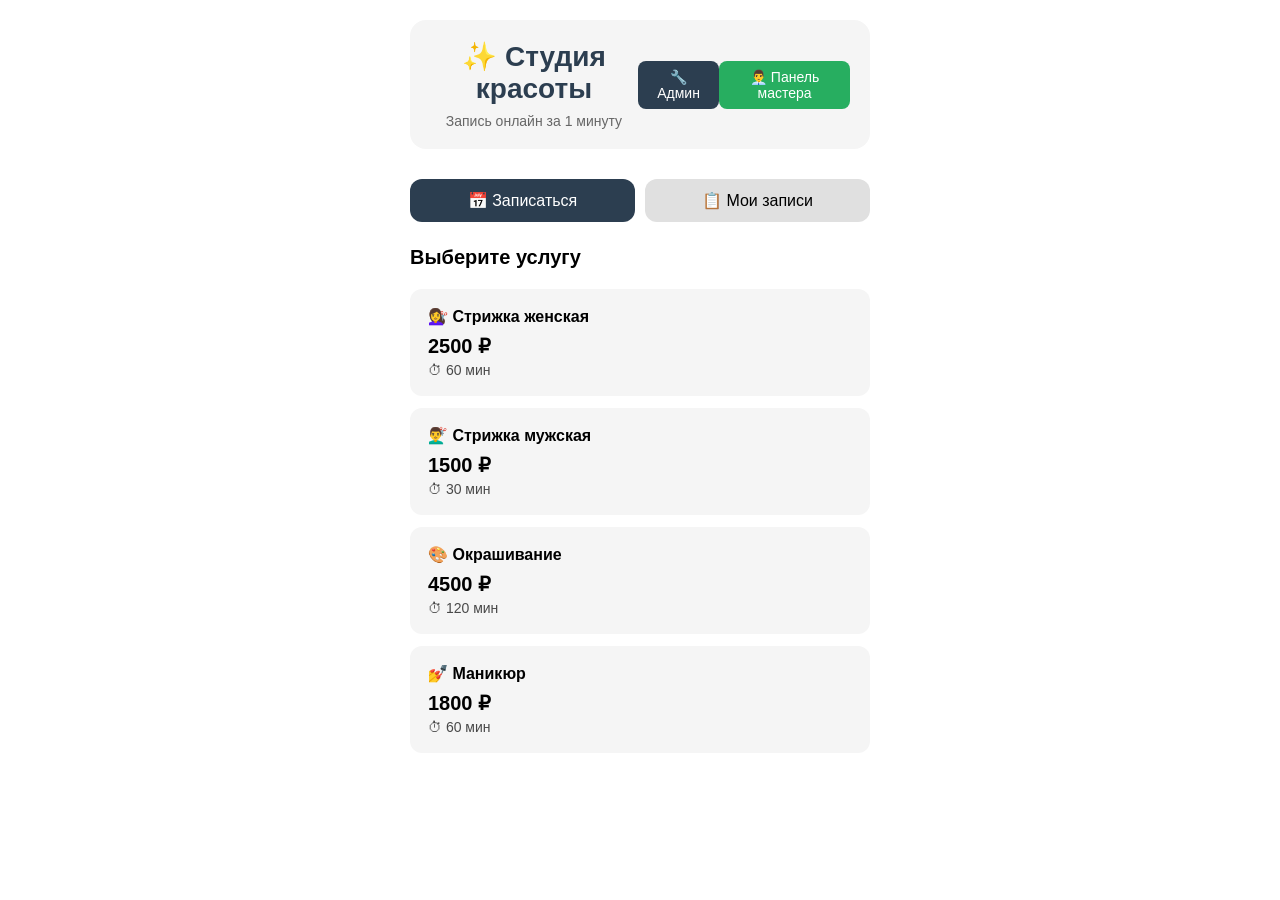
<file: index.html>
<!DOCTYPE html>
<html lang="ru">
<head>
    <meta charset="UTF-8">
    <meta name="viewport" content="width=device-width, initial-scale=1.0, viewport-fit=cover">
    <title>Beauty Studio - Запись онлайн</title>
    <link rel="stylesheet" href="css/style.css">
    <script src="https://telegram.org/js/telegram-web-app.js"></script>
</head>
<body>
    <div class="app">
        <!-- Шапка -->
                <div class="header">
            <div style="display: flex; justify-content: space-between; align-items: center;">
                <div>
                    <h1>✨ Студия красоты</h1>
                    <p class="subtitle">Запись онлайн за 1 минуту</p>
                </div>
                <a href="admin.html" class="admin-link" style="
                    background: #2c3e50;
                    color: white;
                    padding: 8px 16px;
                    border-radius: 8px;
                    text-decoration: none;
                    font-size: 14px;
                ">
                    🔧 Админ
                </a>
                            <a href="master.html" class="master-link" style="
                background: #27ae60;
                color: white;
                padding: 8px 16px;
                border-radius: 8px;
                text-decoration: none;
                font-size: 14px;
            ">👨‍💼 Панель мастера</a>
            </div>
        </div>

        <!-- Вкладки -->
        <div class="tabs">
            <button class="tab active" data-tab="booking">📅 Записаться</button>
            <button class="tab" data-tab="my">📋 Мои записи</button>
        </div>

        <!-- Страница записи -->
        <div id="booking-page" class="page active">
            <!-- Шаг 1: Услуги -->
            <div id="step-services" class="step">
                <h2>Выберите услугу</h2>
                <div id="services-list" class="services-grid"></div>
            </div>

            <!-- Шаг 2: Мастера -->
            <div id="step-masters" class="step hidden">
                <h2>Выберите мастера</h2>
                <button class="back-btn" data-step="services">← Назад</button>
                <div id="masters-list" class="masters-grid"></div>
            </div>

            <!-- Шаг 3: Дата и время -->
            <div id="step-datetime" class="step hidden">
                <h2>Выберите дату и время</h2>
                <button class="back-btn" data-step="masters">← Назад</button>
                <input type="date" id="date-picker" class="date-input">
                <div id="slots-container" class="slots-container hidden">
                    <h3>Свободное время</h3>
                    <div id="slots-list" class="slots-grid"></div>
                </div>
            </div>

            <!-- Шаг 4: Подтверждение -->
            <div id="step-confirm" class="step hidden">
                <h2>Подтверждение записи</h2>
                <button class="back-btn" data-step="datetime">← Назад</button>
                <div id="summary" class="summary"></div>
                <button id="confirm-btn" class="confirm-btn">✅ Подтвердить запись</button>
            </div>
        </div>

        <!-- Страница моих записей -->
        <div id="my-page" class="page">
            <h2>Мои записи</h2>
            <div id="my-bookings-list" class="bookings-list"></div>
        </div>
    </div>

    <!-- Сообщения -->
    <div id="message" class="message hidden"></div>

    <!-- Скрипты -->
    <script src="js/utils.js"></script>
    <script src="js/api.js"></script>
    <script src="js/app.js"></script>
</body>
</html>
</file>
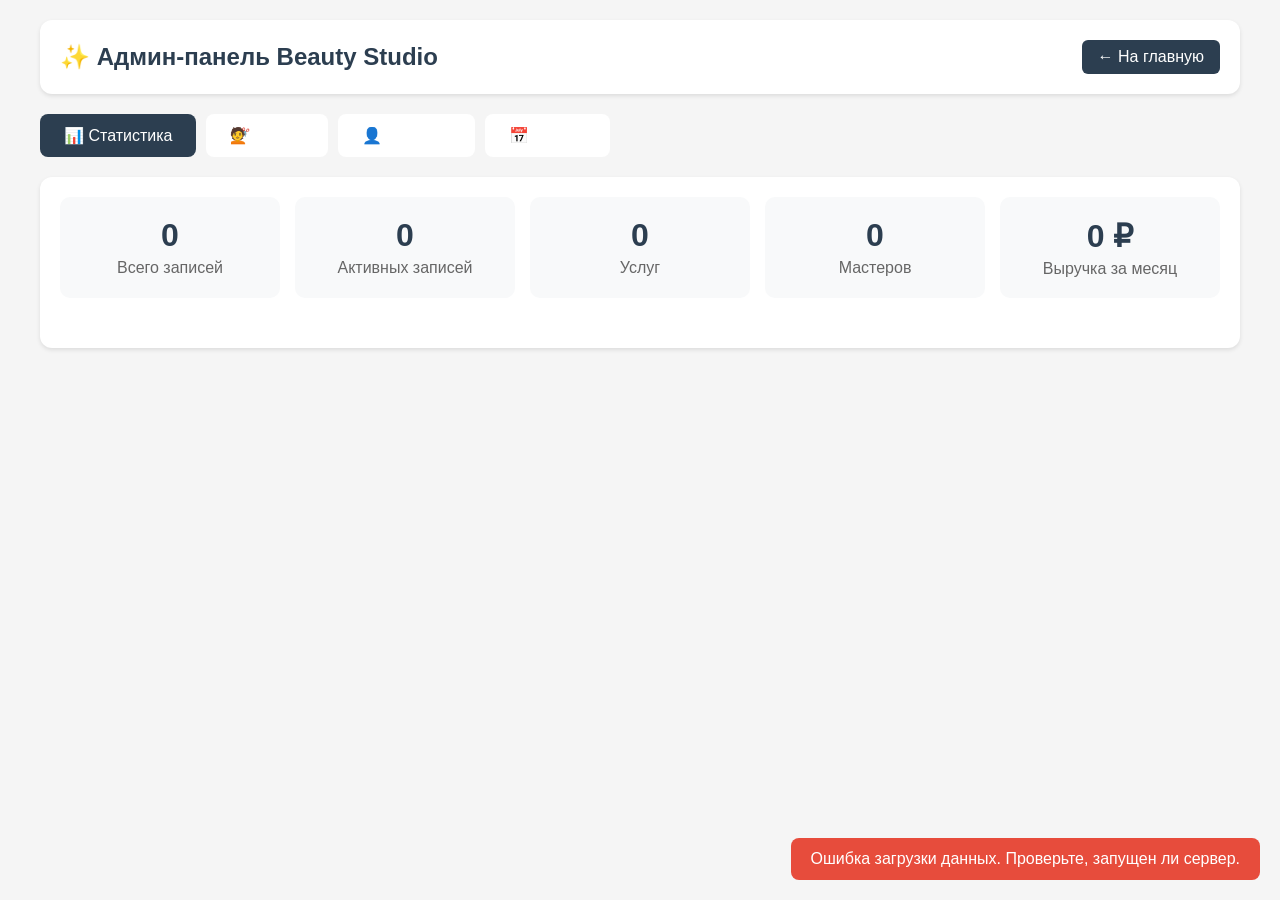
<file: admin.html>
<!DOCTYPE html>
<html lang="ru">
<head>
    <meta charset="UTF-8">
    <meta name="viewport" content="width=device-width, initial-scale=1.0">
    <title>Админ-панель - Beauty Studio</title>
    <style>
        * {
            margin: 0;
            padding: 0;
            box-sizing: border-box;
        }

        body {
            font-family: -apple-system, BlinkMacSystemFont, 'Segoe UI', Roboto, sans-serif;
            background: #f5f5f5;
            padding: 20px;
        }

        .container {
            max-width: 1200px;
            margin: 0 auto;
        }

        /* Шапка */
        .header {
            background: white;
            padding: 20px;
            border-radius: 12px;
            margin-bottom: 20px;
            box-shadow: 0 2px 4px rgba(0,0,0,0.1);
            display: flex;
            justify-content: space-between;
            align-items: center;
        }

        .header h1 {
            color: #2c3e50;
            font-size: 24px;
        }

        .logout-btn {
            background: #e74c3c;
            color: white;
            border: none;
            padding: 8px 16px;
            border-radius: 6px;
            cursor: pointer;
        }

        /* Вкладки */
        .tabs {
            display: flex;
            gap: 10px;
            margin-bottom: 20px;
        }

        .tab {
            padding: 12px 24px;
            background: white;
            border: none;
            border-radius: 8px;
            cursor: pointer;
            font-size: 16px;
            transition: all 0.3s;
        }

        .tab.active {
            background: #2c3e50;
            color: white;
        }

        /* Панели */
        .panel {
            display: none;
            background: white;
            border-radius: 12px;
            padding: 20px;
            box-shadow: 0 2px 4px rgba(0,0,0,0.1);
        }

        .panel.active {
            display: block;
        }

        /* Формы */
        .form-group {
            margin-bottom: 15px;
        }

        label {
            display: block;
            margin-bottom: 5px;
            font-weight: 500;
            color: #2c3e50;
        }

        input, select, textarea {
            width: 100%;
            padding: 10px;
            border: 1px solid #ddd;
            border-radius: 6px;
            font-size: 14px;
        }

        button {
            background: #2c3e50;
            color: white;
            border: none;
            padding: 10px 20px;
            border-radius: 6px;
            cursor: pointer;
            font-size: 14px;
        }

        button:hover {
            opacity: 0.9;
        }

        button.danger {
            background: #e74c3c;
        }

        button.success {
            background: #27ae60;
        }

        /* Таблицы */
        .table {
            width: 100%;
            border-collapse: collapse;
            margin-top: 20px;
        }

        .table th, .table td {
            padding: 12px;
            text-align: left;
            border-bottom: 1px solid #ddd;
        }

        .table th {
            background: #f8f9fa;
            font-weight: 600;
        }

        .table tr:hover {
            background: #f8f9fa;
        }

        .actions {
            display: flex;
            gap: 8px;
        }

        .edit-btn {
            background: #3498db;
            padding: 4px 8px;
            font-size: 12px;
        }

        .delete-btn {
            background: #e74c3c;
            padding: 4px 8px;
            font-size: 12px;
        }

        /* Модальное окно */
        .modal {
            display: none;
            position: fixed;
            top: 0;
            left: 0;
            width: 100%;
            height: 100%;
            background: rgba(0,0,0,0.5);
            justify-content: center;
            align-items: center;
            z-index: 1000;
        }

        .modal.active {
            display: flex;
        }

        .modal-content {
            background: white;
            padding: 24px;
            border-radius: 12px;
            width: 500px;
            max-width: 90%;
        }

        .modal-header {
            display: flex;
            justify-content: space-between;
            align-items: center;
            margin-bottom: 20px;
        }

        .close-btn {
            background: none;
            color: #999;
            font-size: 24px;
            padding: 0;
        }

        /* Сообщения */
        .message {
            position: fixed;
            bottom: 20px;
            right: 20px;
            padding: 12px 20px;
            border-radius: 8px;
            color: white;
            z-index: 1001;
            animation: slideIn 0.3s ease;
        }

        .message.success {
            background: #27ae60;
        }

        .message.error {
            background: #e74c3c;
        }

        @keyframes slideIn {
            from {
                transform: translateX(100%);
                opacity: 0;
            }
            to {
                transform: translateX(0);
                opacity: 1;
            }
        }

        .stats-grid {
            display: grid;
            grid-template-columns: repeat(auto-fit, minmax(200px, 1fr));
            gap: 15px;
            margin-bottom: 30px;
        }

        .stat-card {
            background: #f8f9fa;
            padding: 20px;
            border-radius: 10px;
            text-align: center;
        }

        .stat-number {
            font-size: 32px;
            font-weight: bold;
            color: #2c3e50;
        }

        .stat-label {
            color: #666;
            margin-top: 5px;
        }
    </style>
</head>
<body>
    <div class="container">
        <div class="header">
    <h1>✨ Админ-панель Beauty Studio</h1>
    <a href="index.html" style="
        background: #2c3e50;
        color: white;
        padding: 8px 16px;
        border-radius: 6px;
        text-decoration: none;
    ">← На главную</a>
</div>

        <div class="tabs">
            <button class="tab active" data-tab="stats">📊 Статистика</button>
            <button class="tab" data-tab="services">💇 Услуги</button>
            <button class="tab" data-tab="masters">👤 Мастера</button>
            <button class="tab" data-tab="bookings">📅 Записи</button>
        </div>

        <!-- Статистика -->
        <div id="stats-panel" class="panel active">
            <div class="stats-grid" id="stats-container">
                <div class="stat-card">
                    <div class="stat-number" id="total-bookings">0</div>
                    <div class="stat-label">Всего записей</div>
                </div>
                <div class="stat-card">
                    <div class="stat-number" id="active-bookings">0</div>
                    <div class="stat-label">Активных записей</div>
                </div>
                <div class="stat-card">
                    <div class="stat-number" id="total-services">0</div>
                    <div class="stat-label">Услуг</div>
                </div>
                <div class="stat-card">
                    <div class="stat-number" id="total-masters">0</div>
                    <div class="stat-label">Мастеров</div>
                </div>
                <div class="stat-card">
                    <div class="stat-number" id="monthly-revenue">0 ₽</div>
                    <div class="stat-label">Выручка за месяц</div>
                </div>
            </div>
        </div>

        <!-- Услуги -->
        <div id="services-panel" class="panel">
            <div style="margin-bottom: 20px;">
                <button class="success" onclick="openServiceModal()">+ Добавить услугу</button>
            </div>
            <table class="table">
                <thead>
                    <tr>
                        <th>ID</th>
                        <th>Название</th>
                        <th>Цена</th>
                        <th>Длительность</th>
                        <th>Статус</th>
                        <th>Действия</th>
                    </tr>
                </thead>
                <tbody id="services-list"></tbody>
            </table>
        </div>

        <!-- Мастера -->
        <div id="masters-panel" class="panel">
            <div style="margin-bottom: 20px;">
                <button class="success" onclick="openMasterModal()">+ Добавить мастера</button>
            </div>
            <table class="table">
                <thead>
                    <tr>
                        <th>ID</th>
                        <th>Имя</th>
                        <th>Специализация</th>
                        <th>Услуги</th>
                        <th>Телефон</th>
                        <th>Статус</th>
                        <th>Действия</th>
                    </tr>
                </thead>
                <tbody id="masters-list"></tbody>
            </table>
        </div>

        <!-- Записи -->
        <div id="bookings-panel" class="panel">
            <table class="table">
                <thead>
                    <tr>
                        <th>ID</th>
                        <th>Клиент</th>
                        <th>Услуга</th>
                        <th>Мастер</th>
                        <th>Дата</th>
                        <th>Время</th>
                        <th>Статус</th>
                        <th>Действия</th>
                    </tr>
                </thead>
                <tbody id="bookings-list"></tbody>
            </table>
        </div>
    </div>

    <!-- Модальное окно для услуги -->
    <div id="service-modal" class="modal">
        <div class="modal-content">
            <div class="modal-header">
                <h3 id="service-modal-title">Добавить услугу</h3>
                <button class="close-btn" onclick="closeServiceModal()">×</button>
            </div>
            <form id="service-form">
                <input type="hidden" id="service-id">
                <div class="form-group">
                    <label>Название</label>
                    <input type="text" id="service-name" required>
                </div>
                <div class="form-group">
                    <label>Цена (₽)</label>
                    <input type="number" id="service-price" required>
                </div>
                <div class="form-group">
                    <label>Длительность (мин)</label>
                    <input type="number" id="service-duration" required>
                </div>
                <div class="form-group">
                    <label>Описание</label>
                    <textarea id="service-description" rows="3"></textarea>
                </div>
                <button type="submit">Сохранить</button>
            </form>
        </div>
    </div>

    <!-- Модальное окно для мастера -->
    <div id="master-modal" class="modal">
        <div class="modal-content">
            <div class="modal-header">
                <h3 id="master-modal-title">Добавить мастера</h3>
                <button class="close-btn" onclick="closeMasterModal()">×</button>
            </div>
            <form id="master-form">
                <input type="hidden" id="master-id">
                <div class="form-group">
                    <label>Имя</label>
                    <input type="text" id="master-name" required>
                </div>
                <div class="form-group">
                    <label>Специализация</label>
                    <input type="text" id="master-specialty">
                </div>
                <div class="form-group">
                    <label>Телефон</label>
                    <input type="text" id="master-phone">
                </div>
                <div class="form-group">
                    <label>Email</label>
                    <input type="email" id="master-email">
                </div>
                <div class="form-group">
                    <label>Услуги</label>
                    <select id="master-services" multiple size="5"></select>
                    <small>Удерживайте Ctrl для выбора нескольких</small>
                </div>
                <button type="submit">Сохранить</button>
            </form>
        </div>
    </div>

    <div id="message"></div>

    <script src="js/admin-api.js"></script>
    <script src="js/admin.js"></script>
</body>
</html>
</file>
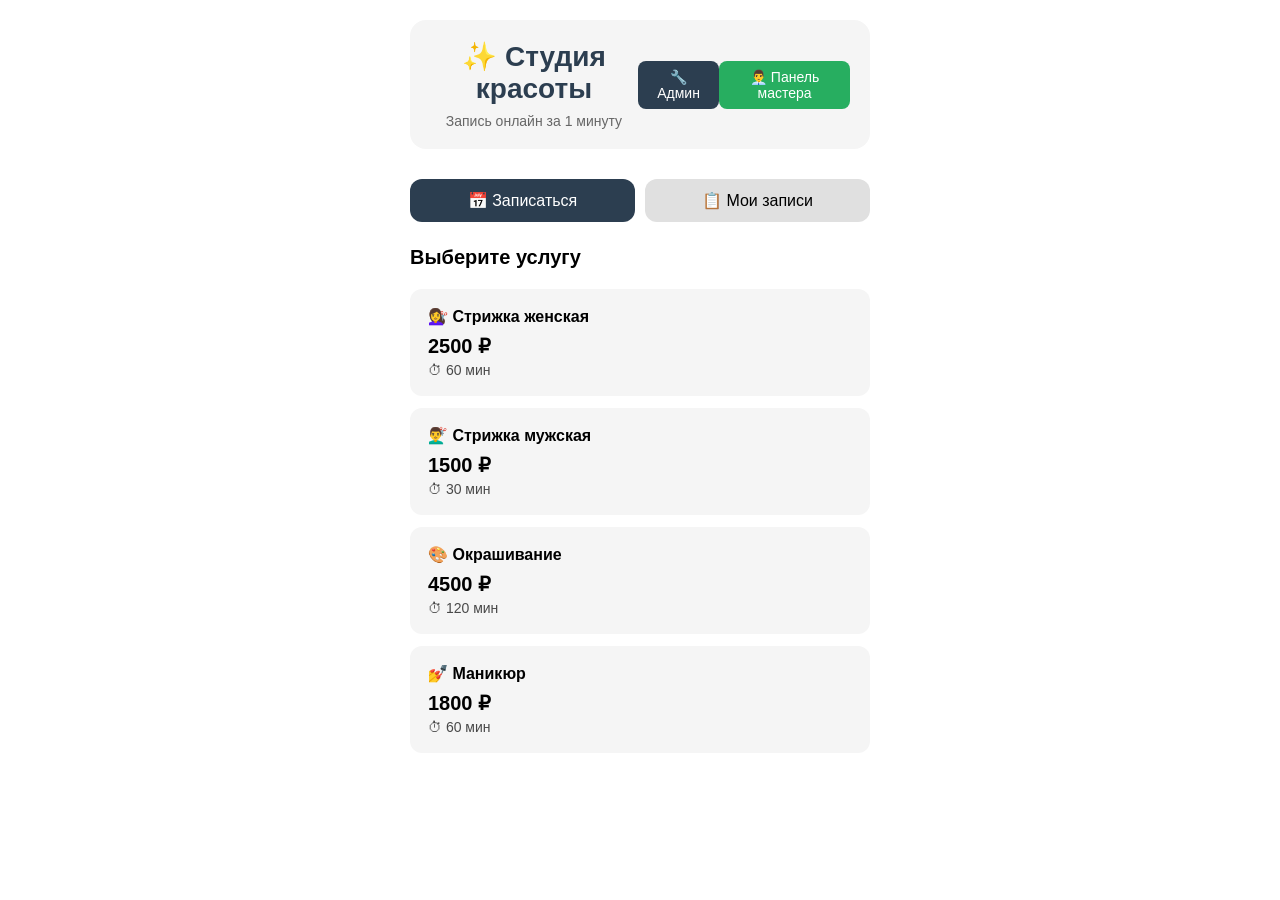
<file: master.html>
<!DOCTYPE html>
<html lang="ru">
<head>
    <meta charset="UTF-8">
    <meta name="viewport" content="width=device-width, initial-scale=1.0">
    <title>Панель мастера - Beauty Studio</title>
    <style>
        * {
            margin: 0;
            padding: 0;
            box-sizing: border-box;
        }

        body {
            font-family: -apple-system, BlinkMacSystemFont, 'Segoe UI', Roboto, sans-serif;
            background: #f5f5f5;
            padding: 20px;
        }

        .container {
            max-width: 1200px;
            margin: 0 auto;
        }

        /* Шапка */
        .header {
            background: white;
            padding: 20px;
            border-radius: 12px;
            margin-bottom: 20px;
            box-shadow: 0 2px 4px rgba(0,0,0,0.1);
            display: flex;
            justify-content: space-between;
            align-items: center;
        }

        .header h1 {
            color: #2c3e50;
            font-size: 24px;
        }

        .master-info {
            text-align: right;
        }

        .master-name {
            font-size: 18px;
            font-weight: bold;
            color: #2c3e50;
        }

        .master-specialty {
            font-size: 14px;
            color: #666;
        }

        /* Вкладки */
        .tabs {
            display: flex;
            gap: 10px;
            margin-bottom: 20px;
        }

        .tab {
            padding: 12px 24px;
            background: white;
            border: none;
            border-radius: 8px;
            cursor: pointer;
            font-size: 16px;
            transition: all 0.3s;
        }

        .tab.active {
            background: #2c3e50;
            color: white;
        }

        /* Панели */
        .panel {
            display: none;
            background: white;
            border-radius: 12px;
            padding: 20px;
            box-shadow: 0 2px 4px rgba(0,0,0,0.1);
        }

        .panel.active {
            display: block;
        }

        /* Формы */
        .form-group {
            margin-bottom: 15px;
        }

        label {
            display: block;
            margin-bottom: 5px;
            font-weight: 500;
            color: #2c3e50;
        }

        input, select, textarea {
            width: 100%;
            padding: 10px;
            border: 1px solid #ddd;
            border-radius: 6px;
            font-size: 14px;
        }

        button {
            background: #2c3e50;
            color: white;
            border: none;
            padding: 10px 20px;
            border-radius: 6px;
            cursor: pointer;
            font-size: 14px;
        }

        button:hover {
            opacity: 0.9;
        }

        button.danger {
            background: #e74c3c;
        }

        button.success {
            background: #27ae60;
        }

        /* Календарь */
        .calendar {
            display: grid;
            grid-template-columns: repeat(7, 1fr);
            gap: 10px;
            margin-bottom: 20px;
        }

        .calendar-day {
            background: #f8f9fa;
            padding: 10px;
            text-align: center;
            border-radius: 8px;
            cursor: pointer;
            transition: all 0.3s;
        }

        .calendar-day:hover {
            background: #e9ecef;
        }

        .calendar-day.selected {
            background: #2c3e50;
            color: white;
        }

        .calendar-day.weekend {
            background: #fff3e0;
        }

        .calendar-day.today {
            border: 2px solid #27ae60;
        }

        .day-number {
            font-size: 20px;
            font-weight: bold;
        }

        .day-name {
            font-size: 12px;
            opacity: 0.7;
        }

        /* Слоты времени */
        .slots-grid {
            display: grid;
            grid-template-columns: repeat(4, 1fr);
            gap: 10px;
            margin-top: 20px;
        }

        .slot {
            text-align: center;
            padding: 12px;
            background: #f8f9fa;
            border-radius: 8px;
            cursor: pointer;
            transition: all 0.3s;
        }

        .slot:hover {
            background: #e9ecef;
        }

        .slot.booked {
            background: #e74c3c;
            color: white;
            cursor: not-allowed;
            opacity: 0.7;
        }

        .slot.available {
            background: #27ae60;
            color: white;
        }

        .slot.selected {
            background: #2c3e50;
            color: white;
            transform: scale(1.05);
        }

        /* Таблицы */
        .table {
            width: 100%;
            border-collapse: collapse;
            margin-top: 20px;
        }

        .table th, .table td {
            padding: 12px;
            text-align: left;
            border-bottom: 1px solid #ddd;
        }

        .table th {
            background: #f8f9fa;
            font-weight: 600;
        }

        .table tr:hover {
            background: #f8f9fa;
        }

        .status-badge {
            display: inline-block;
            padding: 4px 8px;
            border-radius: 4px;
            font-size: 12px;
        }

        .status-badge.active {
            background: #27ae60;
            color: white;
        }

        .status-badge.cancelled {
            background: #e74c3c;
            color: white;
        }

        .status-badge.completed {
            background: #3498db;
            color: white;
        }

        /* Модальное окно */
        .modal {
            display: none;
            position: fixed;
            top: 0;
            left: 0;
            width: 100%;
            height: 100%;
            background: rgba(0,0,0,0.5);
            justify-content: center;
            align-items: center;
            z-index: 1000;
        }

        .modal.active {
            display: flex;
        }

        .modal-content {
            background: white;
            padding: 24px;
            border-radius: 12px;
            width: 500px;
            max-width: 90%;
        }

        .modal-header {
            display: flex;
            justify-content: space-between;
            align-items: center;
            margin-bottom: 20px;
        }

        .close-btn {
            background: none;
            color: #999;
            font-size: 24px;
            padding: 0;
        }

        /* Сообщения */
        .message {
            position: fixed;
            bottom: 20px;
            right: 20px;
            padding: 12px 20px;
            border-radius: 8px;
            color: white;
            z-index: 1001;
            animation: slideIn 0.3s ease;
        }

        .message.success {
            background: #27ae60;
        }

        .message.error {
            background: #e74c3c;
        }

        .message.info {
            background: #3498db;
        }

        @keyframes slideIn {
            from {
                transform: translateX(100%);
                opacity: 0;
            }
            to {
                transform: translateX(0);
                opacity: 1;
            }
        }

        .stats-grid {
            display: grid;
            grid-template-columns: repeat(auto-fit, minmax(200px, 1fr));
            gap: 15px;
            margin-bottom: 30px;
        }

        .stat-card {
            background: #f8f9fa;
            padding: 20px;
            border-radius: 10px;
            text-align: center;
        }

        .stat-number {
            font-size: 32px;
            font-weight: bold;
            color: #2c3e50;
        }

        .stat-label {
            color: #666;
            margin-top: 5px;
        }

        .work-hours {
            background: #f8f9fa;
            padding: 15px;
            border-radius: 8px;
            margin-bottom: 20px;
        }

        .break-btn {
            background: #e67e22;
            margin-top: 10px;
        }
    </style>
</head>
<body>
    <div class="container">
        <div class="header">
            <h1>👨‍💼 Панель мастера</h1>
            <div class="master-info" id="master-info">
                <div class="master-name">Загрузка...</div>
                <div class="master-specialty"></div>
            </div>
        </div>

        <div class="tabs">
            <button class="tab active" data-tab="schedule">📅 Моё расписание</button>
            <button class="tab" data-tab="bookings">📋 Мои записи</button>
            <button class="tab" data-tab="stats">📊 Статистика</button>
            <button class="tab" data-tab="settings">⚙️ Настройки</button>
        </div>

        <!-- Расписание -->
        <div id="schedule-panel" class="panel active">
            <div class="work-hours">
                <h3>⏰ Рабочие часы</h3>
                <p>10:00 - 20:00 (перерыв 14:00-15:00)</p>
                <button class="break-btn" onclick="Master.toggleBreak()">☕ Объявить перерыв</button>
            </div>
            
            <div class="calendar" id="calendar"></div>
            
            <div id="slots-container" style="display: none;">
                <h3>Свободное время</h3>
                <div id="slots-list" class="slots-grid"></div>
            </div>
        </div>

        <!-- Мои записи -->
        <div id="bookings-panel" class="panel">
            <div class="form-group">
                <label>Фильтр по дате</label>
                <input type="date" id="filter-date" onchange="Master.filterByDate()">
            </div>
            <table class="table">
                <thead>
                    <tr>
                        <th>Время</th>
                        <th>Клиент</th>
                        <th>Услуга</th>
                        <th>Статус</th>
                        <th>Действия</th>
                    </tr>
                </thead>
                <tbody id="bookings-list"></tbody>
            </table>
        </div>

        <!-- Статистика -->
        <div id="stats-panel" class="panel">
            <div class="stats-grid">
                <div class="stat-card">
                    <div class="stat-number" id="today-bookings">0</div>
                    <div class="stat-label">Записей сегодня</div>
                </div>
                <div class="stat-card">
                    <div class="stat-number" id="week-bookings">0</div>
                    <div class="stat-label">Записей за неделю</div>
                </div>
                <div class="stat-card">
                    <div class="stat-number" id="month-revenue">0 ₽</div>
                    <div class="stat-label">Выручка за месяц</div>
                </div>
                <div class="stat-card">
                    <div class="stat-number" id="completed-bookings">0</div>
                    <div class="stat-label">Выполнено</div>
                </div>
            </div>
        </div>

        <!-- Настройки -->
        <div id="settings-panel" class="panel">
            <form id="settings-form">
                <div class="form-group">
                    <label>Моё имя</label>
                    <input type="text" id="master-name-settings" required>
                </div>
                <div class="form-group">
                    <label>Специализация</label>
                    <input type="text" id="master-specialty-settings">
                </div>
                <div class="form-group">
                    <label>Телефон</label>
                    <input type="text" id="master-phone">
                </div>
                <div class="form-group">
                    <label>Email</label>
                    <input type="email" id="master-email">
                </div>
                <div class="form-group">
                    <label>Мои услуги</label>
                    <select id="master-services-settings" multiple size="5"></select>
                    <small>Удерживайте Ctrl для выбора нескольких</small>
                </div>
                <button type="submit">Сохранить настройки</button>
            </form>
        </div>
    </div>

    <!-- Модальное окно для деталей записи -->
    <div id="booking-modal" class="modal">
        <div class="modal-content">
            <div class="modal-header">
                <h3>Детали записи</h3>
                <button class="close-btn" onclick="Master.closeBookingModal()">×</button>
            </div>
            <div id="booking-details"></div>
            <div style="display: flex; gap: 10px; margin-top: 20px;">
                <button class="success" onclick="Master.completeBooking()">✅ Отметить выполненной</button>
                <button class="danger" onclick="Master.cancelBookingFromModal()">❌ Отменить запись</button>
            </div>
        </div>
    </div>

    <div id="message"></div>

    <script src="js/master.js"></script>
</body>
</html>
</file>
<file: css/style.css>
/* Общие стили */
* {
    margin: 0;
    padding: 0;
    box-sizing: border-box;
}

body {
    font-family: -apple-system, BlinkMacSystemFont, 'Segoe UI', Roboto, Helvetica, Arial, sans-serif;
    background: var(--tg-theme-bg-color, #ffffff);
    color: var(--tg-theme-text-color, #000000);
    min-height: 100vh;
}

.app {
    max-width: 500px;
    margin: 0 auto;
    padding: 20px;
}

/* Шапка */
.header {
    text-align: center;
    margin-bottom: 30px;
    padding: 20px;
    background: var(--tg-theme-secondary-bg-color, #f5f5f5);
    border-radius: 16px;
}

.header h1 {
    font-size: 28px;
    margin-bottom: 8px;
    color: var(--tg-theme-button-color, #2c3e50);
}

.subtitle {
    color: var(--tg-theme-hint-color, #666);
    font-size: 14px;
}

/* Вкладки */
.tabs {
    display: flex;
    gap: 10px;
    margin-bottom: 24px;
}

.tab {
    flex: 1;
    padding: 12px;
    background: var(--tg-theme-secondary-bg-color, #e0e0e0);
    border: none;
    border-radius: 12px;
    cursor: pointer;
    font-size: 16px;
    font-weight: 500;
    transition: all 0.3s;
    color: var(--tg-theme-text-color, #000000);
}

.tab.active {
    background: var(--tg-theme-button-color, #2c3e50);
    color: var(--tg-theme-button-text-color, #ffffff);
}

/* Страницы */
.page {
    display: none;
    animation: fadeIn 0.3s ease;
}

.page.active {
    display: block;
}

@keyframes fadeIn {
    from {
        opacity: 0;
        transform: translateY(10px);
    }
    to {
        opacity: 1;
        transform: translateY(0);
    }
}

/* Шаги */
.step {
    animation: fadeIn 0.3s ease;
}

.step.hidden {
    display: none;
}

.step h2 {
    margin-bottom: 20px;
    font-size: 20px;
}

/* Карточки услуг и мастеров */
.services-grid,
.masters-grid {
    display: flex;
    flex-direction: column;
    gap: 12px;
}

.service-card,
.master-card {
    background: var(--tg-theme-secondary-bg-color, #f5f5f5);
    padding: 16px;
    border-radius: 12px;
    cursor: pointer;
    transition: all 0.2s;
    border: 2px solid transparent;
}

.service-card:hover,
.master-card:hover {
    transform: translateY(-2px);
    box-shadow: 0 4px 12px rgba(0, 0, 0, 0.1);
}

.service-card.selected,
.master-card.selected {
    border-color: var(--tg-theme-button-color, #2c3e50);
    background: var(--tg-theme-button-color, #2c3e50);
    color: white;
}

.service-price {
    font-size: 20px;
    font-weight: bold;
    margin-top: 8px;
}

.service-duration {
    font-size: 14px;
    opacity: 0.7;
    margin-top: 4px;
}

/* Кнопка назад */
.back-btn {
    width: 100%;
    padding: 12px;
    background: var(--tg-theme-secondary-bg-color, #e0e0e0);
    border: none;
    border-radius: 8px;
    cursor: pointer;
    font-size: 14px;
    margin-bottom: 20px;
    color: var(--tg-theme-text-color, #000000);
    transition: opacity 0.2s;
}

.back-btn:hover {
    opacity: 0.8;
}

/* Выбор даты */
.date-input {
    width: 100%;
    padding: 12px;
    border: 2px solid var(--tg-theme-button-color, #2c3e50);
    border-radius: 8px;
    font-size: 16px;
    margin-bottom: 20px;
    background: var(--tg-theme-bg-color, #ffffff);
    color: var(--tg-theme-text-color, #000000);
}

/* Слоты времени */
.slots-container {
    margin-top: 20px;
}

.slots-container h3 {
    margin-bottom: 12px;
    font-size: 16px;
}

.slots-grid {
    display: grid;
    grid-template-columns: repeat(4, 1fr);
    gap: 10px;
}

.slot {
    text-align: center;
    padding: 12px;
    background: var(--tg-theme-secondary-bg-color, #e0e0e0);
    border-radius: 8px;
    cursor: pointer;
    transition: all 0.2s;
    color: var(--tg-theme-text-color, #000000);
}

.slot:hover {
    transform: scale(1.05);
}

.slot.selected {
    background: var(--tg-theme-button-color, #2c3e50);
    color: white;
}

/* Подтверждение */
.summary {
    background: var(--tg-theme-secondary-bg-color, #f5f5f5);
    padding: 20px;
    border-radius: 12px;
    margin-bottom: 20px;
}

.summary-item {
    display: flex;
    justify-content: space-between;
    padding: 8px 0;
    border-bottom: 1px solid rgba(0, 0, 0, 0.1);
}

.summary-item.total {
    margin-top: 8px;
    padding-top: 12px;
    border-top: 2px solid var(--tg-theme-button-color, #2c3e50);
    font-weight: bold;
    font-size: 18px;
}

.label {
    font-weight: 500;
    opacity: 0.8;
}

.value {
    font-weight: 600;
}

.confirm-btn {
    width: 100%;
    padding: 14px;
    background: var(--tg-theme-button-color, #2c3e50);
    color: white;
    border: none;
    border-radius: 8px;
    font-size: 16px;
    font-weight: 600;
    cursor: pointer;
    transition: opacity 0.2s;
}

.confirm-btn:disabled {
    opacity: 0.6;
    cursor: not-allowed;
}

.confirm-btn:hover:not(:disabled) {
    opacity: 0.9;
}

/* Мои записи */
.bookings-list {
    display: flex;
    flex-direction: column;
    gap: 12px;
}

.booking-card {
    background: var(--tg-theme-secondary-bg-color, #f5f5f5);
    padding: 16px;
    border-radius: 12px;
    border-left: 4px solid var(--tg-theme-button-color, #2c3e50);
}

.booking-header {
    display: flex;
    justify-content: space-between;
    align-items: center;
    margin-bottom: 12px;
}

.booking-header h3 {
    font-size: 18px;
}

.status-badge {
    padding: 4px 8px;
    border-radius: 6px;
    font-size: 12px;
    font-weight: 500;
}

.status-badge.active {
    background: #4caf50;
    color: white;
}

.booking-details p {
    margin: 6px 0;
    font-size: 14px;
}

.cancel-btn {
    width: 100%;
    padding: 10px;
    background: #ff4444;
    color: white;
    border: none;
    border-radius: 6px;
    cursor: pointer;
    font-size: 14px;
    margin-top: 12px;
    transition: opacity 0.2s;
}

.cancel-btn:hover {
    opacity: 0.9;
}

/* Сообщения */
.message {
    position: fixed;
    bottom: 20px;
    left: 20px;
    right: 20px;
    padding: 14px;
    border-radius: 12px;
    text-align: center;
    z-index: 1000;
    animation: slideUp 0.3s ease;
}

.message.success {
    background: #4caf50;
    color: white;
}

.message.error {
    background: #ff4444;
    color: white;
}

.message.hidden {
    display: none;
}

@keyframes slideUp {
    from {
        transform: translateY(100px);
        opacity: 0;
    }
    to {
        transform: translateY(0);
        opacity: 1;
    }
}

/* Загрузка */
.loading {
    text-align: center;
    padding: 40px;
    color: var(--tg-theme-hint-color, #999);
}

.empty-state {
    text-align: center;
    padding: 40px;
    color: var(--tg-theme-hint-color, #999);
}

.empty-state p {
    margin: 10px 0;
}

.hint {
    font-size: 14px;
    opacity: 0.7;
}

/* Адаптивность */
@media (max-width: 480px) {
    .app {
        padding: 12px;
    }
    
    .slots-grid {
        grid-template-columns: repeat(3, 1fr);
    }
}

@media (max-width: 360px) {
    .slots-grid {
        grid-template-columns: repeat(2, 1fr);
    }
}

/* Дополнительные стили */
.master-specialty {
    font-size: 14px;
    opacity: 0.8;
    margin-top: 4px;
}

.master-services {
    font-size: 12px;
    opacity: 0.7;
    margin-top: 8px;
    color: var(--tg-theme-hint-color, #666);
}

.service-description {
    font-size: 12px;
    opacity: 0.7;
    margin-top: 4px;
}

.empty-state {
    text-align: center;
    padding: 40px;
    color: var(--tg-theme-hint-color, #999);
}

.empty-state p {
    margin: 10px 0;
}

.hint {
    font-size: 14px;
    opacity: 0.7;
}
</file>
